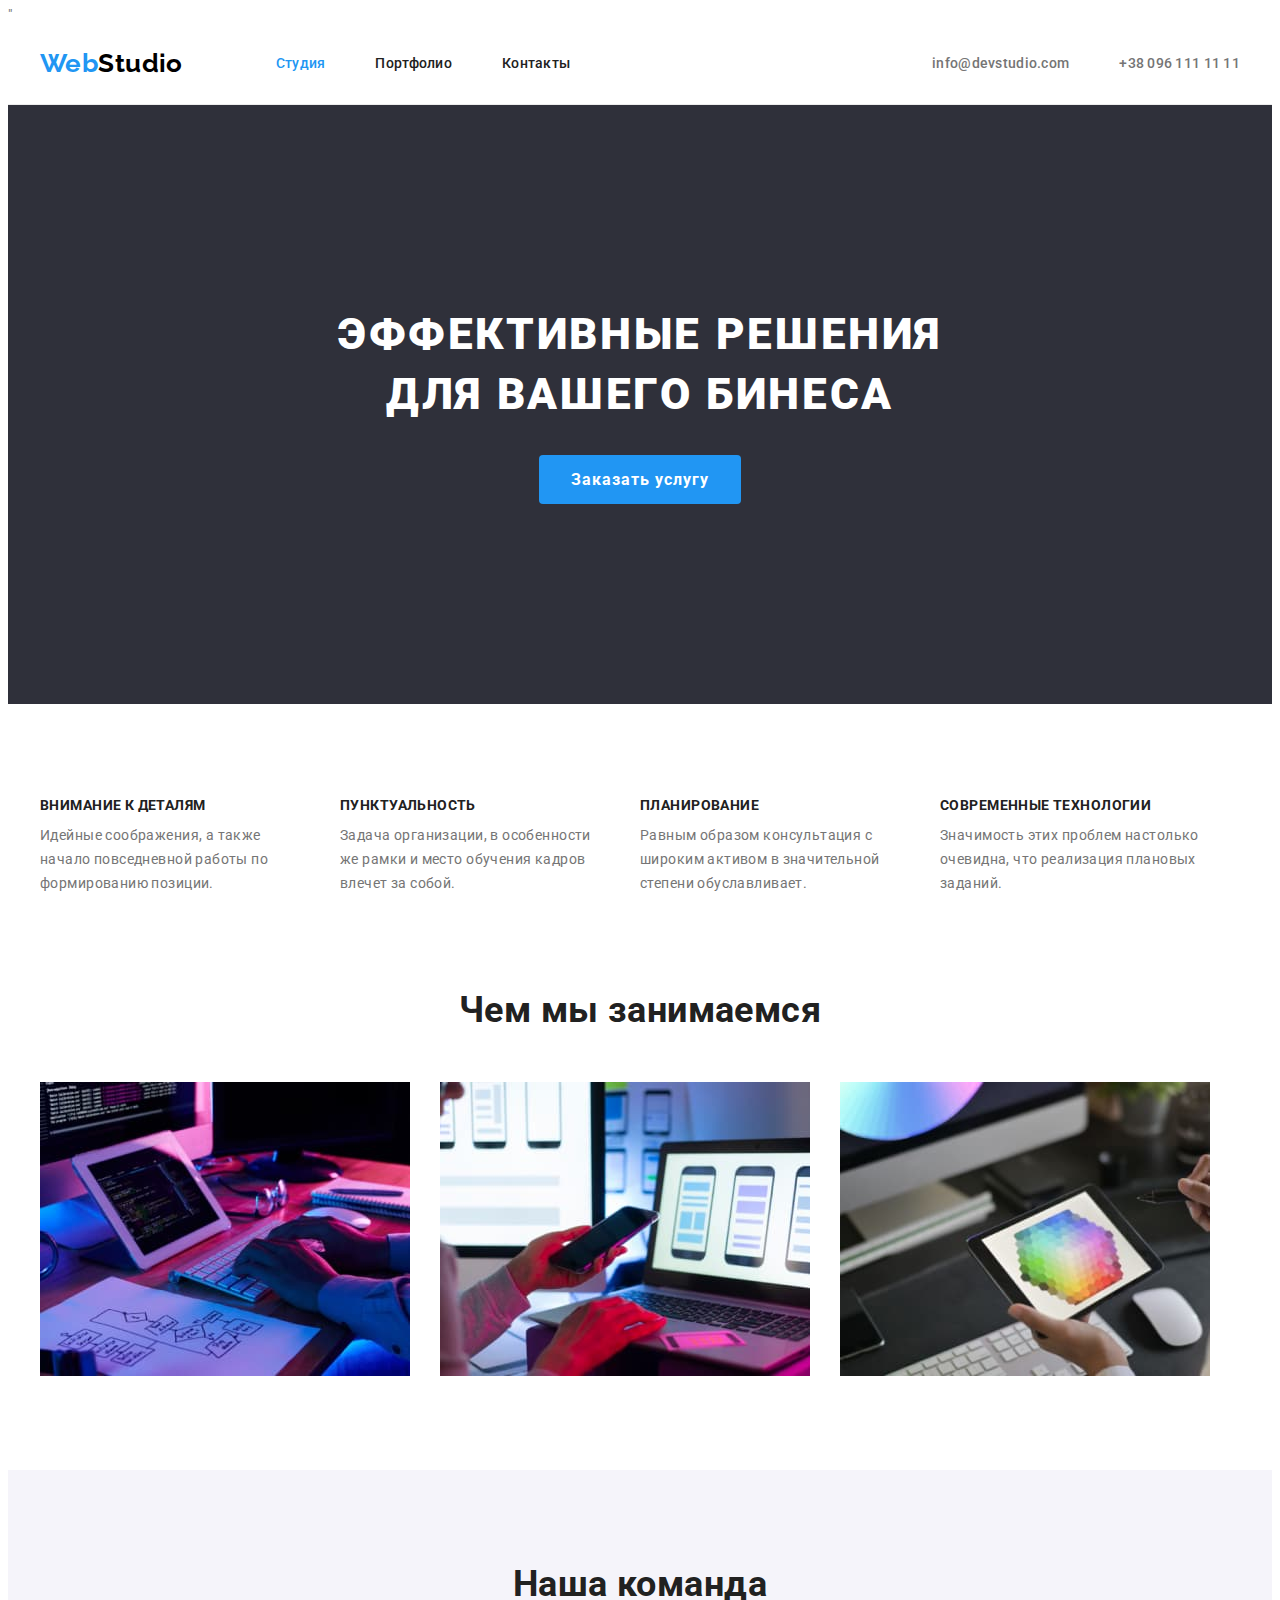
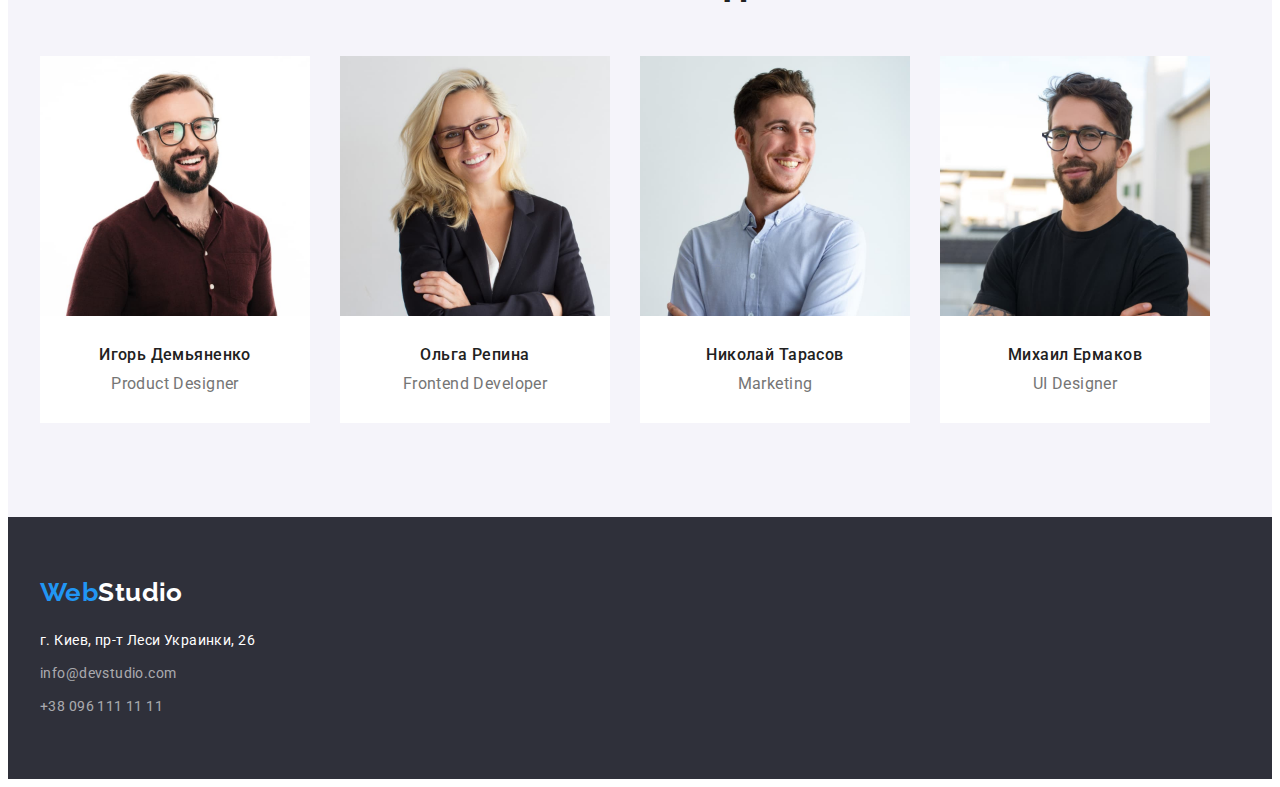
<file: index.html>
<!DOCTYPE html>
<html lang="ru">

<head>
    <meta charset="UTF-8">
    <meta http-equiv="X-UA-Compatible" content="IE=edge">
    <meta name="viewport" content="width=device-width, initial-scale=1.0">
    <title>Студия</title>
    <link rel="preconnect" href="https://fonts.googleapis.com">
    <link rel="preconnect" href="https://fonts.gstatic.com" crossorigin>
    <link href="https://fonts.googleapis.com/css2?family=Raleway:wght@700&family=Roboto:wght@400;500;700;900&display=swap" rel="stylesheet">
    <link rel="stylesheet" href="https://cdnjs.cloudflare.com/ajax/libs/modern-normalize/1.1.0/modern-normalize.min.css" integrity="sha512-wpPYUAdjBVSE4KJnH1VR1HeZfpl1ub8YT/NKx4PuQ5NmX2tKuGu6U/JRp5y+Y8XG2tV+wKQpNHVUX03MfMFn9Q==" crossorigin="anonymous" referrerpolicy="no-referrer"
    />"
    <link rel="stylesheet " href="./css/styles.css ">
</head>

<body>
    <header class="header">
        <div class="container main">
            <nav class="nav">
                <a href="/" class="logo"><span class="web">Web</span><span class="studio-header">Studio</span></a>
                <ul class="site-nav ">
                    <li class="item"><a href="./index.html" class="link current">Студия</a></li>
                    <li class="item"><a href="./portfolio.html" class="link">Портфолио</a></li>
                    <li class="item"><a href=" " class="link">Контакты</a></li>
                </ul>
            </nav>
            <ul class="mail-tel">
                <li class="item"><a href="mailto:info@devstudio.com" class="link">info@devstudio.com</a></li>
                <li class="item"><a href="tel:+380961111111" class="link">+38 096 111 11 11</a></li>
            </ul>
        </div>
    </header>

    <main>
        <section class="hero">
            <div class="container">
                <h1 class="hero-title">ЭФФЕКТИВНЫЕ РЕШЕНИЯ ДЛЯ ВАШЕГО БИНЕСА</h1>
                <button type="button" class="hero-button">Заказать услугу</button>
            </div>
        </section>

        <section class="section features">
            <div class="container">
                <ul class="features-list">
                    <li class="item">
                        <h3 class="title">ВНИМАНИЕ К ДЕТАЛЯМ</h3>
                        <p class="text">Идейные соображения, а также начало повседневной работы по формированию позиции.</p>
                    </li>

                    <li class="item">
                        <h3 class="title">ПУНКТУАЛЬНОСТЬ</h3>
                        <p class="text">Задача организации, в особенности же рамки и место обучения кадров влечет за собой.</p>
                    </li>

                    <li class="item">
                        <h3 class="title">ПЛАНИРОВАНИЕ</h3>
                        <p class="text">Равным образом консультация с широким активом в значительной степени обуславливает.</p>
                    </li>

                    <li class="item">
                        <h3 class="title">СОВРЕМЕННЫЕ ТЕХНОЛОГИИ</h3>
                        <p class="text">Значимость этих проблем настолько очевидна, что реализация плановых заданий.</p>
                    </li>
                </ul>
            </div>
        </section>

        <section class="section">
            <div class="container">
                <h2 class="section-title">Чем мы занимаемся</h2>
                <ul class="work">
                    <li class="item"> <img src="./images/box1.jpg" alt="Планшет" width="370"></li>
                    <li class="item"> <img src="./images/box2.jpg" alt="Ноут" width="370"></li>
                    <li class="item"> <img src="./images/box3.jpg" alt="Смартфон" width="370"></li>
                </ul>
            </div>
        </section>

        <section class="section command">
            <div class="container">
                <h2 class="section-title">Наша команда</h2>
                <ul class="command">
                    <li class="item">
                        <img src="./images/face1.jpg" alt="Демьяненко" width="270">
                        <div class="description">
                            <h3 class="name">Игорь Демьяненко</h3>
                            <p class="profession">Product Designer</p>
                        </div>
                    </li>
                    <li class="item">
                        <img src="./images/face2.jpg" alt="Репина" width="270">
                        <div class="description">
                            <h3 class="name">Ольга Репина</h3>
                            <p class="profession">Frontend Developer</p>
                        </div>
                    </li>
                    <li class="item">
                        <img src="./images/face3.jpg" alt="Тарасов" width="270">
                        <div class="description">
                            <h3 class="name">Николай Тарасов</h3>
                            <p class="profession">Marketing</p>
                        </div>
                    </li>
                    <li class="item">
                        <img src="./images/face4.jpg" alt="Ермаков" width="270">
                        <div class="description">
                            <h3 class="name">Михаил Ермаков</h3>
                            <p class="profession">UI Designer</p>
                        </div>
                    </li>
                </ul>
            </div>
        </section>
    </main>

    <footer class="footer">
        <div class="container">
            <a href="/" class="logo"><span class="web">Web</span><span class="studio-footer">Studio</span></a>
            <address class="address">
            <ul class="list">
                <li class="item">
                г. Киев, пр-т Леси Украинки, 26
                </li>
                <li class="item">
                <a href="mailto:info@devstudio.com" class="link">info@devstudio.com</a>
                </li> 
                <li class="item">
                <a href="tel:+380961111111" class="link">+38 096 111 11 11</a>
                </li>
            </ul>
            </address>
        </div>
    </footer>

</body>

</html>
</file>
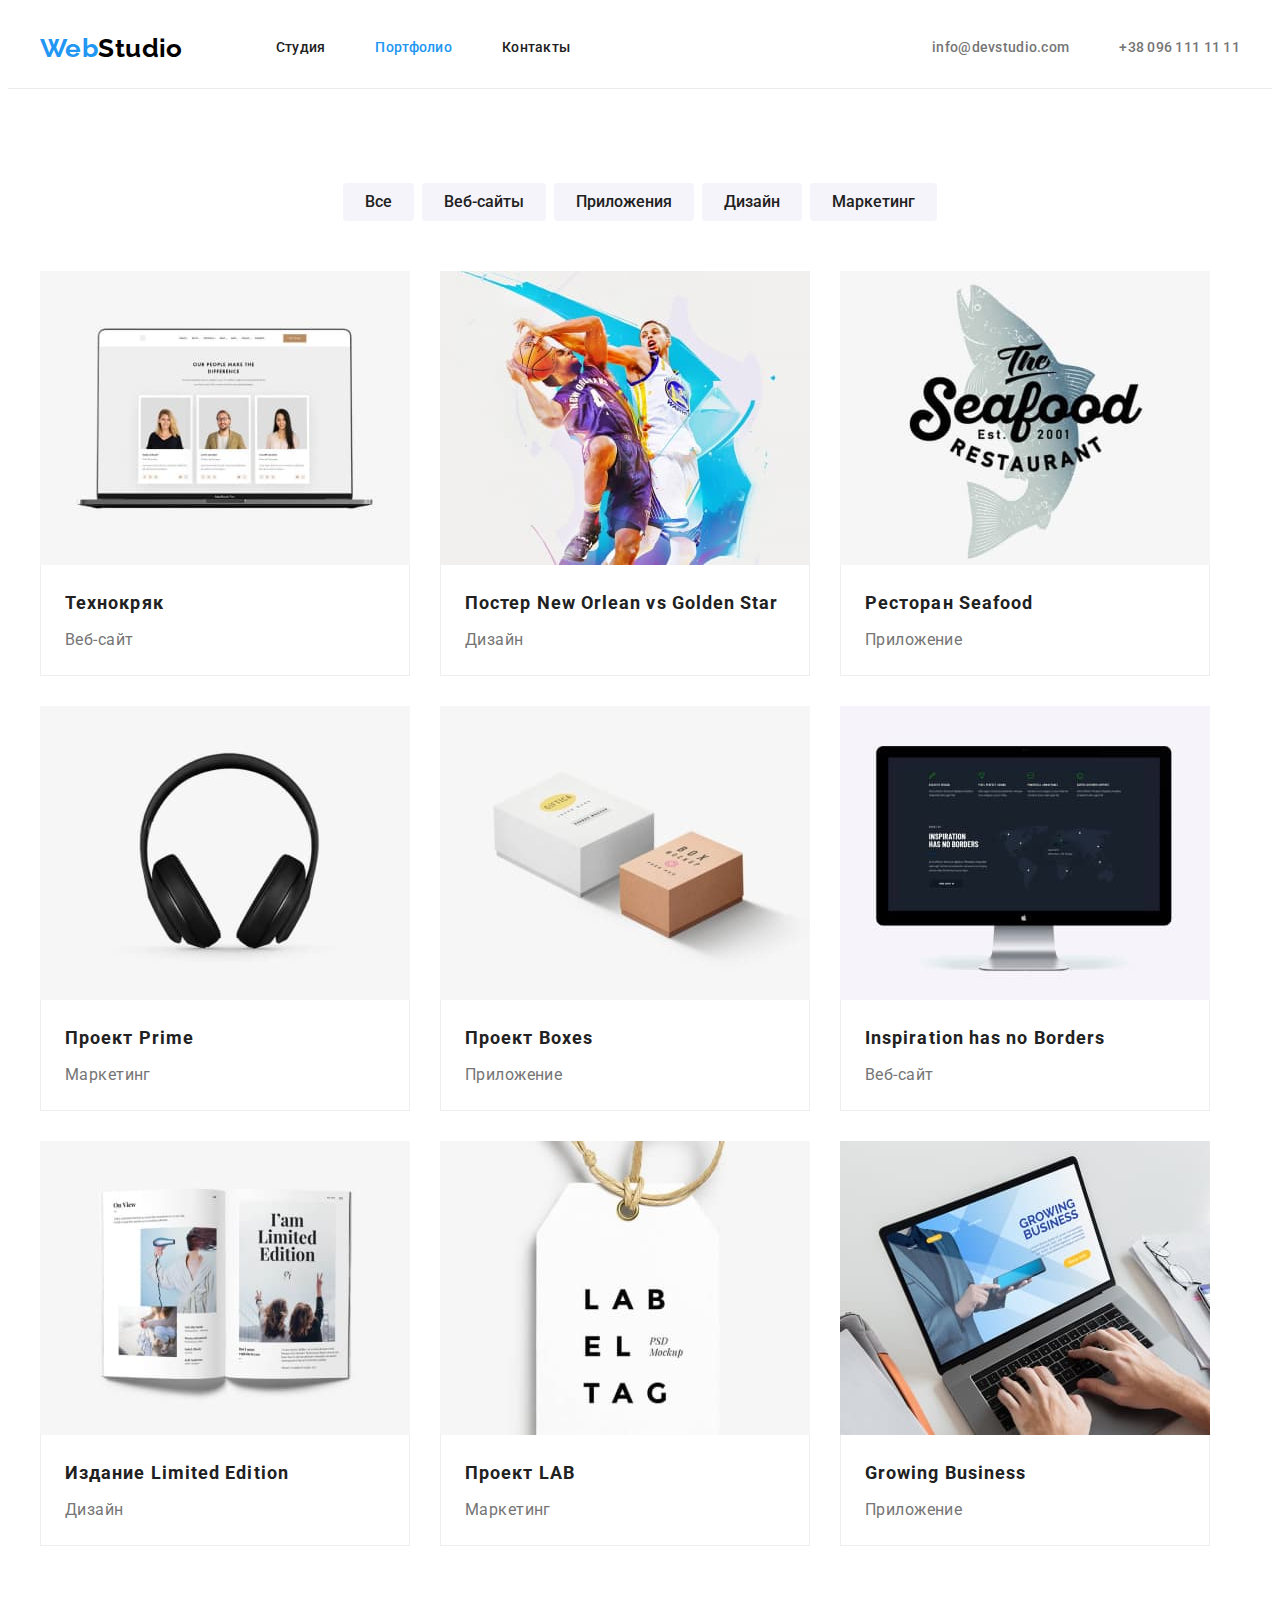
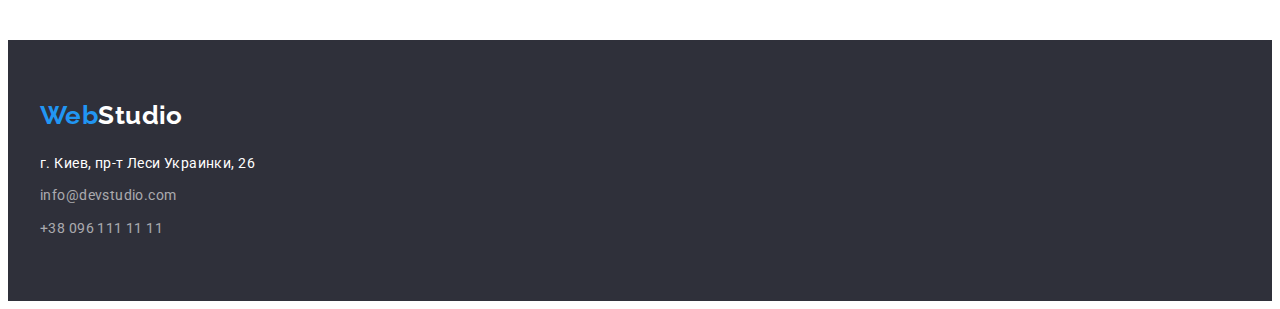
<file: portfolio.html>
<!DOCTYPE html>
<html lang="ru">

<head>
    <meta charset="UTF-8">
    <meta http-equiv="X-UA-Compatible" content="IE=edge">
    <meta name="viewport" content="width=device-width, initial-scale=1.0">
    <title>Портфолио</title>
    <link rel="preconnect" href="https://fonts.googleapis.com">
    <link rel="preconnect" href="https://fonts.gstatic.com" crossorigin>
    <link href="https://fonts.googleapis.com/css2?family=Raleway:wght@700&family=Roboto:wght@400;500;700;900&display=swap" rel="stylesheet">
    <link rel="stylesheet" href="https://cdnjs.cloudflare.com/ajax/libs/modern-normalize/1.1.0/modern-normalize.min.css" integrity="sha512-wpPYUAdjBVSE4KJnH1VR1HeZfpl1ub8YT/NKx4PuQ5NmX2tKuGu6U/JRp5y+Y8XG2tV+wKQpNHVUX03MfMFn9Q==" crossorigin="anonymous" referrerpolicy="no-referrer"
    />
    <link rel="stylesheet " href="./css/styles.css ">
</head>

<body>
    <header class="header">
        <div class="container main">
            <nav class="nav">
                <a href="/" class="logo"><span class="web">Web</span><span class="studio-header">Studio</span></a>
                <ul class="site-nav ">
                    <li class="item"><a href="./index.html" class="link">Студия</a></li>
                    <li class="item"><a href="./portfolio.html" class="link current">Портфолио</a></li>
                    <li class="item"><a href=" " class="link">Контакты</a></li>
                </ul>
            </nav>
            <ul class="mail-tel">
                <li class="item"><a href="mailto:info@devstudio.com" class="link">info@devstudio.com</a></li>
                <li class="item"><a href="tel:+380961111111" class="link">+38 096 111 11 11</a></li>
            </ul>
        </div>
    </header>

    <main>
        <section class="section">
            <div class="container">
                <ul class="list-button">
                    <li class="item">
                        <button type="button" class="button">Все</button>
                    </li>
                    <li class="item">
                        <button type="button" class="button">Веб-сайты</button>
                    </li>
                    <li class="item">
                        <button type="button" class="button">Приложения</button>
                    </li>
                    <li class="item">
                        <button type="button" class="button">Дизайн</button>
                    </li>
                    <li class="item">
                        <button type="button" class="button">Маркетинг</button>
                    </li>
                </ul>


                <!-- <h1 class="section-title">Наши работы</h1> -->


                <ul class="list-filter">
                    <li class="item">
                        <a href=" " class="link">
                            <img src="./images/portfolio/img1.jpg" alt="Список сотрудников" width="370">
                            <div class="description">
                                <h2 class="image-title">Технокряк</h2>
                                <p class="image-description">Веб-сайт</p>
                            </div>
                        </a>
                    </li>
                    <li class="item">
                        <a href=" " class="link">
                            <img src="./images/portfolio/img2.jpg" alt="Баскетбол" width="370">
                            <div class="description">
                                <h2 class="image-title">Постер New Orlean vs Golden Star</h2>
                                <p class="image-description">Дизайн</p>
                            </div>
                        </a>
                    </li>
                    <li class="item">
                        <a href=" " class="link">
                            <img src="./images/portfolio/img3.jpg" alt="Лого ресторана" width="370">
                            <div class="description">
                                <h2 class="image-title">Ресторан Seafood</h2>
                                <p class="image-description">Приложение</p>
                            </div>
                        </a>
                    </li>
                    <li class="item">
                        <a href=" " class="link">
                            <img src="./images/portfolio/img4.jpg" alt="Наушники" width="370">
                            <div class="description">
                                <h2 class="image-title">Проект Prime</h2>
                                <p class="image-description">Маркетинг</p>
                            </div>
                        </a>
                    </li>
                    <li class="item">
                        <a href=" " class="link">
                            <img src="./images/portfolio/img5.jpg " alt="Коробки" width="370">
                            <div class="description">
                                <h2 class="image-title">Проект Boxes</h2>
                                <p class="image-description">Приложение</p>
                            </div>
                        </a>
                    </li>
                    <li class="item">
                        <a href=" " class="link">
                            <img src="./images/portfolio/img6.jpg" alt="Карта" width="370">
                            <div class="description">
                                <h2 class="image-title">Inspiration has no Borders</h2>
                                <p class="image-description">Веб-сайт</p>
                            </div>
                        </a>
                    </li>
                    <li class="item">
                        <a href=" " class="link">
                            <img src="./images/portfolio/img7.jpg" alt="Книга" width="370">
                            <div class="description">
                                <h2 class="image-title">Издание Limited Edition</h2>
                                <p class="image-description">Дизайн</p>
                            </div>
                        </a>
                    </li>
                    <li class="item">
                        <a href=" " class="link">
                            <img src="./images/portfolio/img8.jpg" alt="Жетон" width="370">
                            <div class="description">
                                <h2 class="image-title">Проект LAB</h2>
                                <p class="image-description">Маркетинг</p>
                            </div>
                        </a>
                    </li>
                    <li class="item">
                        <a href=" " class="link">
                            <img src="./images/portfolio/img9.jpg" alt="Ноут" width="370">
                            <div class="description">
                                <h2 class="image-title">Growing Business</h2>
                                <p class="image-description">Приложение</p>
                            </div>
                        </a>
                    </li>
                </ul>
            </div>
        </section>
    </main>

    <footer class="footer">
        <div class="container">
            <a href="/" class="logo"><span class="web">Web</span><span class="studio-footer">Studio</span></a>
            <address class="address">
            <ul class="list">
                <li class="item">
                г. Киев, пр-т Леси Украинки, 26
                </li>
                <li class="item">
                <a href="mailto:info@devstudio.com" class="link">info@devstudio.com</a>
                </li> 
                <li class="item">
                <a href="tel:+380961111111" class="link">+38 096 111 11 11</a>
                </li>
            </ul>
        </address>
        </div>
    </footer>

</body>

</html>
</file>
<file: css/styles.css>
/* цвет основного текста #757575 */


/* вторичный текст текста #212121 */


/* акцент #2196F3 */


/* белый #FFFFFF */


/* вторичный цвет фона #F5F4FA  */

 :root {
    --primary-text-color: #757575;
    --title-text-color: #212121;
    --accent-color: #2196F3;
    --accent-white-color: #ffffff;
    --header-studio-color: #000000;
    --footer-link-color: rgba(255, 255, 255, 0.6);
    --hero-background-color: #2F303A;
    --secondary-background-color: #F5F4FA;
    --hero-hover-color: #188CE8;
    --primary-font-weight: 400;
    --secondary-font-weight: 700;
    --header-font-weight: 500;
    --hero-font-weight: 900;
    --primary-font-size: 14px;
    --secondary-font-size: 16px;
    --logo-font-size: 26px;
    --hero-font-size: 44px;
    --title-font-size: 36px;
    --image-title-font-size: 18px;
    --primary-line-height: 1.14;
    --secondary-line-height: 1.71;
    --tertiary-line-height: 1.62;
    --logo-line-height: 1.19;
    --hero-line-height: 1.36;
    --hero-button-line-height: 1.87;
    --h2-line-height: 1.16;
    --h3-line-height: 1.18;
    --image-title-line-height: 2.0;
    --primary-letter-spacing: 0.03em;
    --header-letter-spacing: 0.02em;
    --hero-letter-spacing: 0.06em;
}


/* html {
                box-sizing: border-box;
            }
            
            *,
            *::before,
            *::after {
                box-sizing: inherit;
            } */

body {
    background-color: var(--primary-background-color);
    color: var(--primary-text-color);
    font-family: Roboto, sans-serif;
    font-weight: var(--primary-font-weight);
    font-size: var(--primary-font-size);
    line-height: var(--primary-line-height);
    letter-spacing: var(--primary-letter-spacing);
}


/* Стили для index.html */

ul {
    list-style: none;
    padding: 0;
    margin: 0;
}

h1,
h2,
h3,
p {
    margin-top: 0;
    margin-bottom: 0;
}

img {
    display: block;
    max-width: 100%;
    height: auto;
}

.logo {
    font-family: Raleway, sans-serif;
    font-weight: var(--secondary-font-weight);
    font-size: var(--logo-font-size);
    line-height: var(--logo-line-height);
    text-decoration: none;
}

.logo .web {
    color: var(--accent-color);
}

.logo .studio-header {
    color: var(--header-studio-color);
}

.logo .studio-footer {
    color: var(--accent-white-color);
}


/* header */

.header {
    border-bottom: 1px solid #ECECEC;
}

.container.main {
    display: flex;
}

.nav {
    display: flex;
    align-items: center;
}

.site-nav {
    margin-left: 93px;
    display: flex;
}

.site-nav .item:not(:last-child) {
    margin-right: 50px;
}

.site-nav .link {
    display: block;
    padding-top: 32px;
    padding-bottom: 32px;
    color: var(--title-text-color);
    font-weight: var(--header-font-weight);
    letter-spacing: var(--header-letter-spacing);
    text-decoration: none;
}

.site-nav .link:hover,
.site-nav .link:focus {
    color: var(--accent-color);
}

.mail-tel {
    display: flex;
    margin-left: auto;
}

.mail-tel .item+.item {
    margin-left: 50px;
}

.site-nav .link.current {
    color: var(--accent-color);
}

.mail-tel .link {
    display: block;
    padding-top: 32px;
    padding-bottom: 32px;
    color: var(--primary-text-color);
    font-weight: var(--header-font-weight);
    letter-spacing: var(--header-letter-spacing);
    text-decoration: none;
}

.mail-tel .link:hover,
.mail-tel .link:focus {
    color: var(--accent-color);
}

.container {
    width: 1200px;
    padding-left: 15px;
    padding-right: 15px;
    margin: 0 auto;
}


/* hero */

.hero {
    background-color: var(--hero-background-color);
    padding-top: 200px;
    padding-bottom: 200px;
    text-align: center;
}

.hero-title {
    max-width: 696px;
    margin-right: auto;
    margin-left: auto;
    margin-bottom: 30px;
    color: var(--accent-white-color);
    font-weight: var(--hero-font-weight);
    font-size: var(--hero-font-size);
    line-height: var(--hero-line-height);
    letter-spacing: var(--hero-letter-spacing);
}

.hero-button {
    border-radius: 4px;
    padding: 10px 32px;
    color: var(--accent-white-color);
    background-color: var(--accent-color);
    font-weight: var(--secondary-font-weight);
    font-size: var(--secondary-font-size);
    line-height: var(--hero-button-line-height);
    text-align: center;
    letter-spacing: var(--hero-letter-spacing);
    font-family: inherit;
    cursor: pointer;
    border-style: none;
}

.hero-button:hover,
.hero-button:focus {
    background-color: var(--hero-hover-color);
}


/* section */

.section-title {
    margin-bottom: 50px;
    color: var(--title-text-color);
    font-weight: var(--secondary-font-weight);
    font-size: var(--title-font-size);
    line-height: var(--h2-line-height);
    text-align: center;
}


/* features */

.section {
    padding-top: 94px;
    padding-bottom: 94px;
}

.section.features {
    padding-bottom: 0;
}

.features-list {
    display: flex;
}

.features-list .item {
    width: 270px;
}

.features-list .item+.item {
    margin-left: 30px;
}

.features-list .title {
    margin-bottom: 10px;
    color: var(--title-text-color);
    font-weight: var(--secondary-font-weight);
    font-size: var(--primary-font-size);
}

.features-list .text {
    line-height: var(--secondary-line-height);
}


/* our work */

.work {
    display: flex;
}

.work .item+.item {
    margin-left: 30px;
}


/* our command */

.section.command {
    background-color: var(--secondary-background-color);
}

.command {
    display: flex;
}

.section.command .name {
    margin-bottom: 10px;
    color: var(--title-text-color);
    font-weight: var(--header-font-weight);
    font-size: var(--secondary-font-size);
    line-height: var(--h3-line-height);
    text-align: center;
}

.section.command .profession {
    font-size: var(--secondary-font-size);
    line-height: var(--h3-line-height);
    text-align: center;
}

.section.command .item {
    background-color: var(--accent-white-color);
}

.section.command .item+.item {
    margin-left: 30px;
}

.command .description {
    padding: 30px 32px 30px 32px;
}


/* footer */

.footer {
    padding-top: 60px;
    padding-bottom: 60px;
    background-color: var(--hero-background-color);
    line-height: var(--secondary-line-height);
}

.address {
    color: var(--accent-white-color);
    font-style: normal;
}

.address .item+.item {
    margin-top: 9px;
}

.address {
    margin-top: 20px;
}

.address .link {
    color: var(--footer-link-color);
    text-decoration: none;
}

.address .link:hover,
.address .link:focus {
    color: var(--accent-color);
}


/* Стили для Портфолио */


/* button */

.section .list-button {
    display: flex;
    justify-content: center;
    margin-bottom: 50px;
}

.list-button .item+.item {
    margin-left: 8px;
}

.button {
    border-radius: 4px;
    padding: 6px 22px;
    display: inline-block;
    color: var(--title-text-color);
    background-color: var(--secondary-background-color);
    font-weight: var(--header-font-weight);
    font-size: var(--secondary-font-size);
    line-height: var(--tertiary-line-height);
    text-align: center;
    font-family: inherit;
    cursor: pointer;
    border-style: none;
}

.button:hover,
.button:focus {
    color: var(--accent-white-color);
    background-color: var(--accent-color);
}


/* лист с фильтром */

.list-filter {
    display: flex;
    flex-wrap: wrap;
}

.list-filter .item {
    margin-right: 30px;
    margin-bottom: 30px;
    width: 370px;
    /* border: 1px solid #EEEEEE; */
}

.list-filter .item:nth-child(3n) {
    margin-right: 0;
}

.list-filter .item:nth-last-child(-n+3) {
    margin-bottom: 0;
}

.list-filter .description {
    padding: 20px 24px;
    border-right: 1px solid #EEEEEE;
    border-bottom: 1px solid #EEEEEE;
    border-left: 1px solid #EEEEEE;
}

.image-title {
    color: var(--title-text-color);
    font-weight: var(--secondary-font-weight);
    font-size: var(--image-title-font-size);
    line-height: var(--image-title-line-height);
    letter-spacing: var(--hero-letter-spacing);
}

.image-description {
    margin-top: 4px;
    color: var(--primary-text-color);
    font-size: var(--secondary-font-size);
    line-height: var(--hero-button-line-height);
}

.section .link {
    text-decoration: none;
}
</file>
